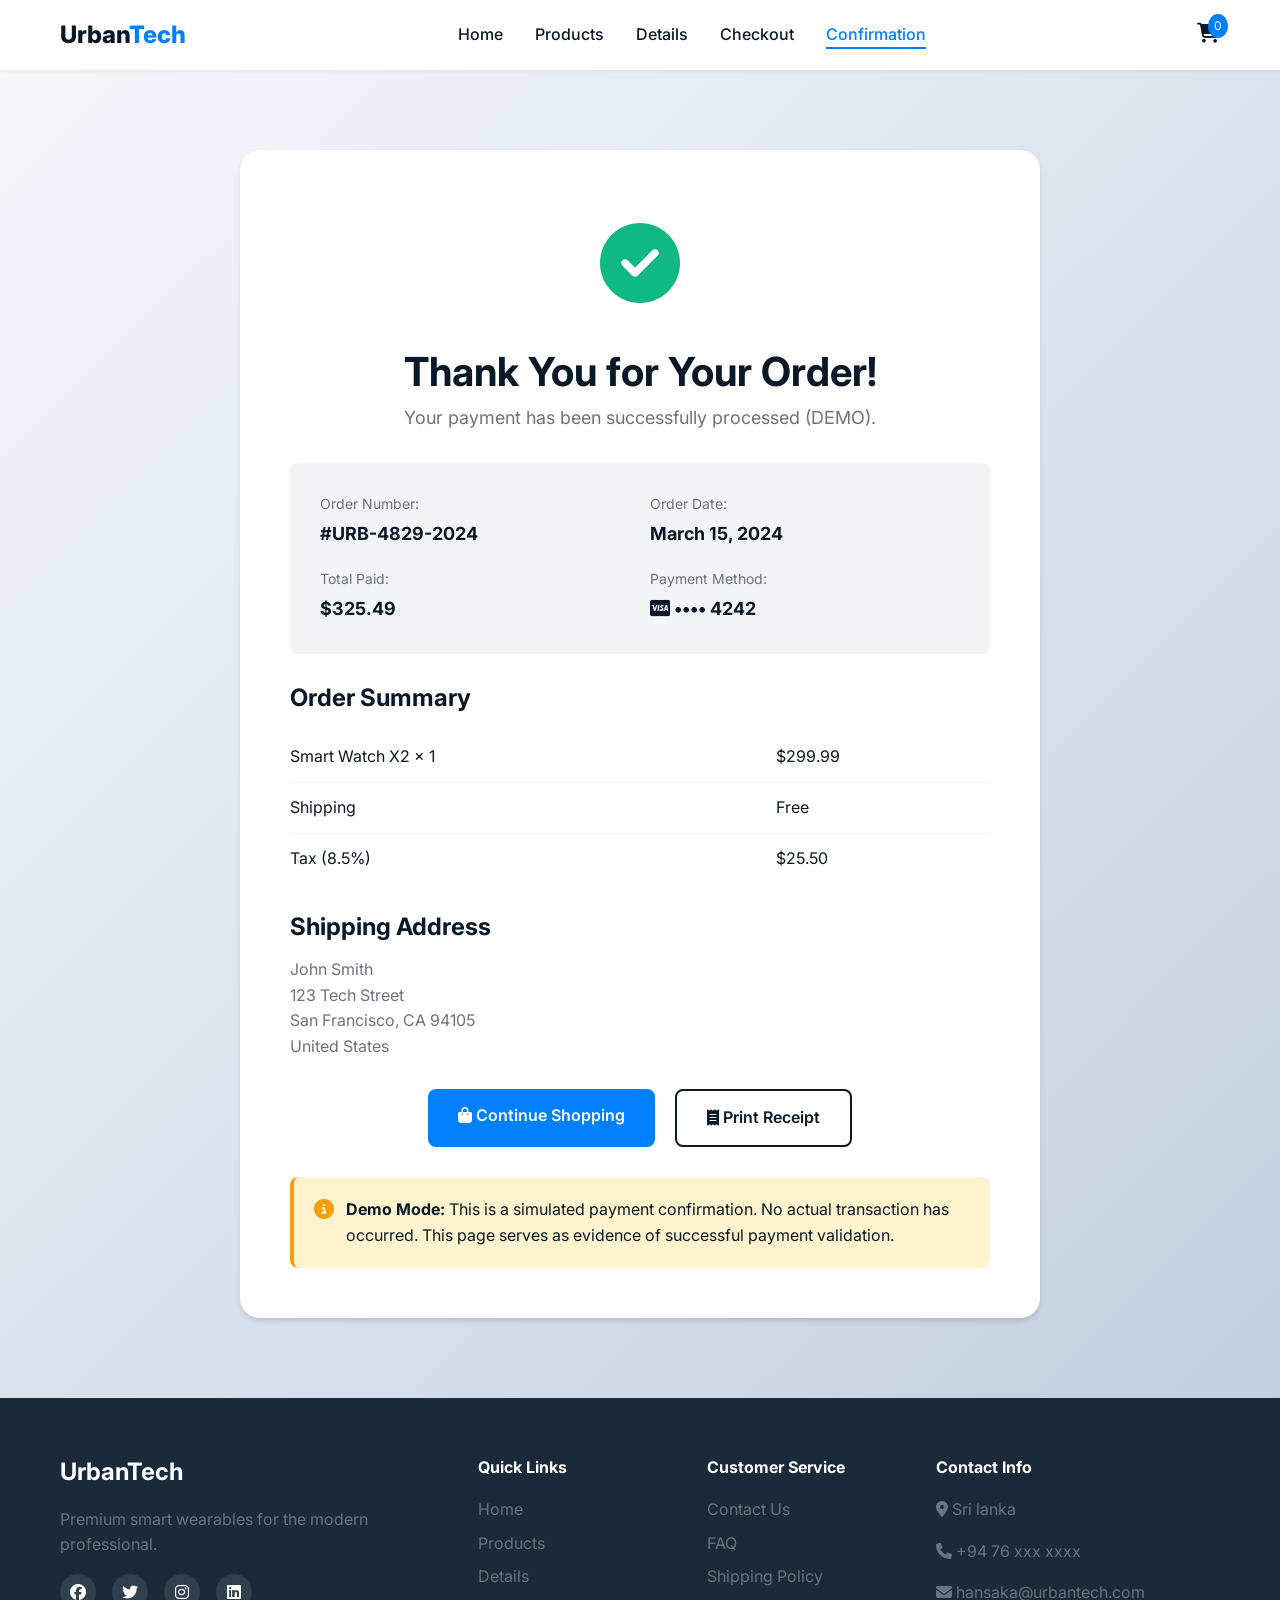
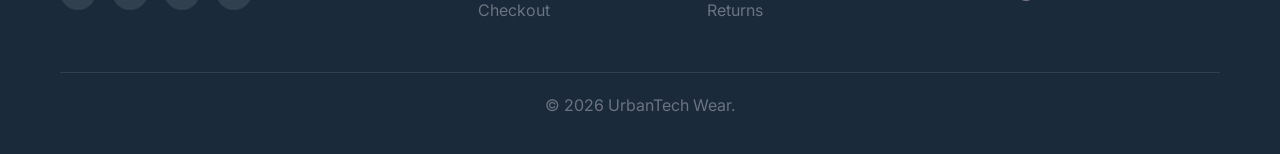
<file: confirmation.html>
<!DOCTYPE html>
<html lang="en">
<head>
    <meta charset="UTF-8">
    <meta name="viewport" content="width=device-width, initial-scale=1.0">
    <title>Order Confirmed - UrbanTech Wear</title>
    <link rel="stylesheet" href="style.css">
    <link href="https://fonts.googleapis.com/css2?family=Inter:wght@300;400;500;600;700;800&display=swap" rel="stylesheet">
    <link rel="stylesheet" href="https://cdnjs.cloudflare.com/ajax/libs/font-awesome/6.4.0/css/all.min.css">
</head>
<body>
    <div id="header-placeholder"></div>

    <section class="confirmation-section">
        <div class="container">
            <div class="confirmation-box">
                <div class="success-icon"><i class="fas fa-check-circle"></i></div>
                <h1>Thank You for Your Order!</h1>
                <p class="confirmation-message">Your payment has been successfully processed (DEMO).</p>
                <div class="order-info-card">
                    <div class="order-number"><span>Order Number:</span><strong>#URB-4829-2024</strong></div>
                    <div class="order-date"><span>Order Date:</span><strong>March 15, 2024</strong></div>
                    <div class="order-total"><span>Total Paid:</span><strong>$325.49</strong></div>
                    <div class="payment-method-confirm"><span>Payment Method:</span><strong><i class="fab fa-cc-visa"></i> •••• 4242</strong></div>
                </div>
                <div class="order-details">
                    <h3>Order Summary</h3>
                    <table class="order-table"><tr><td>Smart Watch X2 × 1</td><td>$299.99</td></tr><tr><td>Shipping</td><td>Free</td></tr><tr><td>Tax (8.5%)</td><td>$25.50</td></tr></table>
                </div>
                <div class="shipping-info"><h3>Shipping Address</h3><p>John Smith<br>123 Tech Street<br>San Francisco, CA 94105<br>United States</p></div>
                <div class="confirmation-actions">
                    <a href="products.html" class="btn-continue"><i class="fas fa-shopping-bag"></i> Continue Shopping</a>
                    <a href="#" class="btn-receipt" onclick="window.print()"><i class="fas fa-receipt"></i> Print Receipt</a>
                </div>
                <div class="demo-disclaimer"><i class="fas fa-info-circle"></i><p><strong>Demo Mode:</strong> This is a simulated payment confirmation. No actual transaction has occurred. This page serves as evidence of successful payment validation.</p></div>
            </div>
        </div>
    </section>

    <div id="footer-placeholder"></div>

    <script src="load.js"></script>
    <script src="script.js"></script>
</body>
</html>
</file>
<file: style.css>
/* ===== Global Styles ===== */
:root {
    --primary: #007FFF;
    --primary-dark: #0066CC;
    --dark: #0A1929;
    --dark-light: #1A2A3A;
    --gray: #6B7280;
    --light-gray: #F3F4F6;
    --white: #FFFFFF;
    --success: #10B981;
    --danger: #EF4444;
    --warning: #F59E0B;
    --border-radius: 8px;
    --box-shadow: 0 4px 6px -1px rgba(0, 0, 0, 0.1), 0 2px 4px -1px rgba(0, 0, 0, 0.06);
    --transition: all 0.3s ease;
}

* {
    margin: 0;
    padding: 0;
    box-sizing: border-box;
}

body {
    font-family: 'Inter', sans-serif;
    color: var(--dark);
    line-height: 1.6;
    background-color: var(--white);
}

.container {
    width: 100%;
    max-width: 1200px;
    margin: 0 auto;
    padding: 0 20px;
}

a {
    text-decoration: none;
    color: inherit;
}

ul {
    list-style: none;
}

img {
    max-width: 100%;
    height: auto;
    display: block;
}

/* ===== Typography ===== */
h1, h2, h3, h4, h5, h6 {
    font-weight: 700;
    line-height: 1.2;
    margin-bottom: 0.5rem;
}

h1 {
    font-size: 2.5rem;
}

h2 {
    font-size: 2rem;
}

h3 {
    font-size: 1.5rem;
}

p {
    margin-bottom: 1rem;
    color: var(--gray);
}

/* ===== Buttons ===== */
.btn {
    display: inline-block;
    padding: 12px 24px;
    border-radius: var(--border-radius);
    font-weight: 600;
    text-align: center;
    cursor: pointer;
    transition: var(--transition);
    border: none;
    font-size: 1rem;
}

.btn-primary {
    background-color: var(--primary);
    color: var(--white);
}

.btn-primary:hover {
    background-color: var(--primary-dark);
    transform: translateY(-2px);
    box-shadow: var(--box-shadow);
}

.btn-secondary {
    background-color: transparent;
    color: var(--dark);
    border: 2px solid var(--dark);
}

.btn-secondary:hover {
    background-color: var(--dark);
    color: var(--white);
}

/* ===== Navigation ===== */
.navbar {
    background-color: var(--white);
    box-shadow: 0 2px 4px rgba(0,0,0,0.05);
    position: sticky;
    top: 0;
    z-index: 1000;
    padding: 1rem 0;
}

.navbar .container {
    display: flex;
    justify-content: space-between;
    align-items: center;
}

.nav-brand a {
    font-size: 1.5rem;
    font-weight: 800;
    color: var(--dark);
}

.nav-brand span {
    color: var(--primary);
}

.nav-menu {
    display: flex;
    gap: 2rem;
}

.nav-menu a {
    font-weight: 500;
    transition: var(--transition);
    position: relative;
}

.nav-menu a:hover,
.nav-menu a.active {
    color: var(--primary);
}

.nav-menu a.active::after {
    content: '';
    position: absolute;
    bottom: -5px;
    left: 0;
    width: 100%;
    height: 2px;
    background-color: var(--primary);
}

.nav-cart {
    position: relative;
    cursor: pointer;
}

.nav-cart i {
    font-size: 1.25rem;
    color: var(--dark);
}

.cart-count {
    position: absolute;
    top: -8px;
    right: -8px;
    background-color: var(--primary);
    color: var(--white);
    font-size: 0.75rem;
    padding: 2px 6px;
    border-radius: 50%;
}

.nav-toggle {
    display: none;
    flex-direction: column;
    cursor: pointer;
}

.bar {
    width: 25px;
    height: 3px;
    background-color: var(--dark);
    margin: 3px 0;
    transition: var(--transition);
}

/* ===== Hero Section ===== */
.hero {
    padding: 80px 0;
    background: linear-gradient(135deg, #f5f7fa 0%, #c3cfe2 100%);
}

.hero .container {
    display: grid;
    grid-template-columns: 1fr 1fr;
    gap: 50px;
    align-items: center;
}

.hero-content h1 {
    font-size: 3rem;
    margin-bottom: 1.5rem;
}

.hero-content h1 span {
    color: var(--primary);
}

.hero-content p {
    font-size: 1.125rem;
    margin-bottom: 2rem;
}

.hero-buttons {
    display: flex;
    gap: 1rem;
}

.hero-image img {
    border-radius: 20px;
    box-shadow: var(--box-shadow);
}

/* ===== Featured Products ===== */
.featured,
.products-page {
    padding: 80px 0;
}

.section-header {
    text-align: center;
    margin-bottom: 50px;
}

.section-header h2 {
    font-size: 2.25rem;
    margin-bottom: 0.5rem;
}

.section-header p {
    font-size: 1.125rem;
}

.product-grid {
    display: grid;
    grid-template-columns: repeat(auto-fit, minmax(300px, 1fr));
    gap: 30px;
}

.full-grid {
    grid-template-columns: repeat(3, 1fr);
}

.product-card {
    background-color: var(--white);
    border-radius: var(--border-radius);
    overflow: hidden;
    box-shadow: var(--box-shadow);
    transition: var(--transition);
    position: relative;
}

.product-card:hover {
    transform: translateY(-5px);
    box-shadow: 0 10px 20px rgba(0,0,0,0.1);
}

.product-badge {
    position: absolute;
    top: 10px;
    left: 10px;
    background-color: var(--primary);
    color: var(--white);
    padding: 5px 10px;
    border-radius: 4px;
    font-size: 0.75rem;
    font-weight: 600;
    z-index: 1;
}

.product-badge.sale {
    background-color: var(--danger);
}

.product-badge.new {
    background-color: var(--success);
}

.product-image {
    position: relative;
    height: 250px;
    overflow: hidden;
}

.product-image img {
    width: 100%;
    height: 100%;
    object-fit: cover;
    transition: var(--transition);
}

.product-card:hover .product-image img {
    transform: scale(1.05);
}

.product-overlay {
    position: absolute;
    top: 0;
    left: 0;
    width: 100%;
    height: 100%;
    background: rgba(0,0,0,0.5);
    display: flex;
    justify-content: center;
    align-items: center;
    opacity: 0;
    transition: var(--transition);
}

.product-card:hover .product-overlay {
    opacity: 1;
}

.btn-view {
    background-color: var(--white);
    color: var(--dark);
    padding: 10px 20px;
    border-radius: var(--border-radius);
    font-weight: 600;
}

.product-info {
    padding: 20px;
}

.product-info h3 {
    font-size: 1.125rem;
    margin-bottom: 0.25rem;
}

.product-info p {
    font-size: 0.875rem;
    margin-bottom: 0.5rem;
}

.product-price {
    font-size: 1.25rem;
    font-weight: 700;
    color: var(--primary);
    margin-bottom: 1rem;
}

.original-price {
    font-size: 0.875rem;
    color: var(--gray);
    text-decoration: line-through;
    margin-left: 0.5rem;
}

.product-rating {
    margin-bottom: 1rem;
    color: var(--warning);
}

.product-rating span {
    color: var(--gray);
    margin-left: 0.5rem;
}

.btn-add-cart,
.btn-add-cart-detail {
    width: 100%;
    padding: 10px;
    background-color: var(--primary);
    color: var(--white);
    border: none;
    border-radius: var(--border-radius);
    font-weight: 600;
    cursor: pointer;
    transition: var(--transition);
}

.btn-add-cart:hover,
.btn-add-cart-detail:hover {
    background-color: var(--primary-dark);
}

/* ===== Features Section ===== */
.features {
    background-color: var(--dark);
    color: var(--white);
    padding: 60px 0;
}

.features .container {
    display: grid;
    grid-template-columns: repeat(4, 1fr);
    gap: 30px;
}

.feature-item {
    text-align: center;
}

.feature-item i {
    font-size: 2.5rem;
    color: var(--primary);
    margin-bottom: 1rem;
}

.feature-item h3 {
    font-size: 1.125rem;
    margin-bottom: 0.25rem;
    color: var(--white);
}

.feature-item p {
    color: var(--gray);
    margin-bottom: 0;
}

/* ===== Footer ===== */
footer {
    background-color: var(--dark-light);
    color: var(--white);
    padding-top: 60px;
}

.footer-content {
    display: grid;
    grid-template-columns: 2fr 1fr 1fr 1.5fr;
    gap: 40px;
    margin-bottom: 40px;
}

.footer-section h3,
.footer-section h4 {
    color: var(--white);
    margin-bottom: 1.25rem;
}

.footer-section p {
    color: var(--gray);
    margin-bottom: 1rem;
}

.footer-section ul li {
    margin-bottom: 0.5rem;
}

.footer-section ul li a {
    color: var(--gray);
    transition: var(--transition);
}

.footer-section ul li a:hover {
    color: var(--primary);
}

.social-links {
    display: flex;
    gap: 1rem;
}

.social-links a {
    display: inline-block;
    width: 36px;
    height: 36px;
    background-color: rgba(255,255,255,0.1);
    border-radius: 50%;
    display: flex;
    justify-content: center;
    align-items: center;
    color: var(--white);
    transition: var(--transition);
}

.social-links a:hover {
    background-color: var(--primary);
}

.footer-bottom {
    border-top: 1px solid rgba(255,255,255,0.1);
    padding: 20px 0;
    text-align: center;
    color: var(--gray);
}

/* ===== Page Header ===== */
.page-header {
    background: linear-gradient(135deg, var(--dark) 0%, var(--dark-light) 100%);
    color: var(--white);
    padding: 60px 0;
    text-align: center;
}

.page-header h1 {
    color: var(--white);
    margin-bottom: 0.5rem;
}

.page-header p {
    color: var(--gray);
    margin-bottom: 0;
}

/* ===== Product Toolbar ===== */
.product-toolbar {
    display: flex;
    justify-content: space-between;
    align-items: center;
    margin-bottom: 30px;
    padding-bottom: 20px;
    border-bottom: 1px solid var(--light-gray);
}

.product-sort {
    display: flex;
    align-items: center;
    gap: 10px;
}

.product-sort select {
    padding: 8px 16px;
    border: 1px solid var(--light-gray);
    border-radius: var(--border-radius);
    font-family: inherit;
}

/* ===== Pagination ===== */
.pagination {
    display: flex;
    justify-content: center;
    gap: 10px;
    margin-top: 50px;
}

.pagination a {
    display: inline-block;
    padding: 8px 16px;
    border: 1px solid var(--light-gray);
    border-radius: var(--border-radius);
    transition: var(--transition);
}

.pagination a:hover,
.pagination a.active {
    background-color: var(--primary);
    color: var(--white);
    border-color: var(--primary);
}

/* ===== Product Detail Page ===== */
.breadcrumb {
    padding: 20px 0;
    background-color: var(--light-gray);
}

.breadcrumb a {
    color: var(--gray);
}

.breadcrumb a:hover {
    color: var(--primary);
}

.breadcrumb span {
    color: var(--dark);
    font-weight: 600;
}

.detail-grid {
    display: grid;
    grid-template-columns: 1fr 1fr;
    gap: 50px;
    padding: 50px 0;
}

.main-image {
    border-radius: var(--border-radius);
    overflow: hidden;
    margin-bottom: 20px;
}

.thumbnail-images {
    display: grid;
    grid-template-columns: repeat(3, 1fr);
    gap: 10px;
}

.thumbnail-images img {
    border-radius: var(--border-radius);
    cursor: pointer;
    opacity: 0.6;
    transition: var(--transition);
}

.thumbnail-images img:hover,
.thumbnail-images img.active-thumb {
    opacity: 1;
    border: 2px solid var(--primary);
}

.product-category {
    color: var(--primary);
    text-transform: uppercase;
    font-size: 0.875rem;
    font-weight: 600;
    margin-bottom: 0.5rem;
}

.product-info-detail h1 {
    font-size: 2.25rem;
    margin-bottom: 1rem;
}

.product-rating-detail {
    margin-bottom: 1rem;
    color: var(--warning);
}

.product-rating-detail span {
    color: var(--gray);
    margin-left: 0.5rem;
}

.product-price-detail {
    font-size: 2rem;
    font-weight: 700;
    color: var(--primary);
    margin-bottom: 1.5rem;
    display: flex;
    align-items: center;
    gap: 1rem;
}

.product-stock {
    font-size: 1rem;
    color: var(--success);
    font-weight: 500;
}

.product-description {
    margin-bottom: 2rem;
}

.product-description h3 {
    font-size: 1.25rem;
    margin-bottom: 1rem;
}

.product-description ul {
    margin-top: 1rem;
}

.product-description ul li {
    margin-bottom: 0.5rem;
    display: flex;
    align-items: center;
    gap: 0.5rem;
}

.product-description ul li i {
    color: var(--success);
}

.product-actions {
    display: flex;
    gap: 1rem;
    margin-bottom: 2rem;
}

.quantity-selector {
    display: flex;
    align-items: center;
    border: 1px solid var(--light-gray);
    border-radius: var(--border-radius);
    overflow: hidden;
}

.quantity-selector label {
    padding: 0 10px;
    font-weight: 500;
}

.qty-btn {
    padding: 10px 15px;
    background: none;
    border: none;
    border-left: 1px solid var(--light-gray);
    border-right: 1px solid var(--light-gray);
    cursor: pointer;
    font-size: 1rem;
    font-weight: 600;
}

.qty-btn:hover {
    background-color: var(--light-gray);
}

#quantity {
    width: 60px;
    text-align: center;
    border: none;
    padding: 10px;
    font-size: 1rem;
}

.btn-add-cart-detail,
.btn-buy-now {
    padding: 12px 30px;
    border: none;
    border-radius: var(--border-radius);
    font-weight: 600;
    cursor: pointer;
    transition: var(--transition);
}

.btn-add-cart-detail {
    background-color: var(--primary);
    color: var(--white);
}

.btn-buy-now {
    background-color: var(--dark);
    color: var(--white);
}

.btn-add-cart-detail:hover,
.btn-buy-now:hover {
    transform: translateY(-2px);
    box-shadow: var(--box-shadow);
}

.product-meta {
    margin-bottom: 1.5rem;
    padding: 1.5rem 0;
    border-top: 1px solid var(--light-gray);
    border-bottom: 1px solid var(--light-gray);
}

.product-meta p {
    margin-bottom: 0.25rem;
}

.product-shipping {
    display: flex;
    gap: 1.5rem;
    color: var(--gray);
}

.product-shipping i {
    margin-right: 0.5rem;
    color: var(--primary);
}

/* ===== Product Specs Tabs ===== */
.product-specs {
    margin-top: 50px;
    padding-top: 30px;
    border-top: 1px solid var(--light-gray);
}

.specs-header {
    display: flex;
    gap: 20px;
    border-bottom: 1px solid var(--light-gray);
    margin-bottom: 30px;
}

.spec-tab {
    padding: 10px 0;
    background: none;
    border: none;
    font-size: 1rem;
    font-weight: 600;
    cursor: pointer;
    position: relative;
    color: var(--gray);
}

.spec-tab.active {
    color: var(--primary);
}

.spec-tab.active::after {
    content: '';
    position: absolute;
    bottom: -1px;
    left: 0;
    width: 100%;
    height: 2px;
    background-color: var(--primary);
}

.specs-content {
    display: none;
}

.specs-content.active {
    display: block;
}

.specs-table {
    width: 100%;
    border-collapse: collapse;
}

.specs-table td {
    padding: 12px;
    border-bottom: 1px solid var(--light-gray);
}

.specs-table td:first-child {
    font-weight: 600;
    width: 30%;
}

/* ===== Checkout Page ===== */
.checkout-section {
    padding: 50px 0;
}

.checkout-grid {
    display: grid;
    grid-template-columns: 1.5fr 1fr;
    gap: 40px;
}

.checkout-progress {
    display: flex;
    justify-content: space-between;
    margin-bottom: 40px;
    position: relative;
}

.checkout-progress::before {
    content: '';
    position: absolute;
    top: 15px;
    left: 0;
    width: 100%;
    height: 2px;
    background-color: var(--light-gray);
    z-index: 1;
}

.progress-step {
    display: flex;
    flex-direction: column;
    align-items: center;
    position: relative;
    z-index: 2;
    background-color: var(--white);
    padding: 0 10px;
}

.progress-step span {
    width: 32px;
    height: 32px;
    background-color: var(--light-gray);
    color: var(--gray);
    border-radius: 50%;
    display: flex;
    justify-content: center;
    align-items: center;
    font-weight: 600;
    margin-bottom: 8px;
}

.progress-step.active span {
    background-color: var(--primary);
    color: var(--white);
}

.progress-step p {
    font-size: 0.875rem;
    margin-bottom: 0;
}

.payment-demo-notice {
    background-color: #e6f3ff;
    border-left: 4px solid var(--primary);
    padding: 16px;
    border-radius: var(--border-radius);
    margin-bottom: 30px;
    display: flex;
    align-items: center;
    gap: 12px;
}

.payment-demo-notice i {
    color: var(--primary);
    font-size: 1.25rem;
}

.payment-form {
    background-color: var(--white);
    border-radius: var(--border-radius);
    padding: 30px;
    box-shadow: var(--box-shadow);
}

.form-section {
    margin-bottom: 30px;
    padding-bottom: 30px;
    border-bottom: 1px solid var(--light-gray);
}

.form-section:last-child {
    border-bottom: none;
    margin-bottom: 0;
    padding-bottom: 0;
}

.form-section h3 {
    margin-bottom: 20px;
    display: flex;
    align-items: center;
    gap: 10px;
}

.form-row {
    display: grid;
    grid-template-columns: 1fr 1fr;
    gap: 20px;
    margin-bottom: 20px;
}

.form-group {
    margin-bottom: 20px;
}

.form-group label {
    display: block;
    margin-bottom: 8px;
    font-weight: 500;
    font-size: 0.875rem;
}

.form-group input,
.form-group select {
    width: 100%;
    padding: 12px 16px;
    border: 1px solid var(--light-gray);
    border-radius: var(--border-radius);
    font-family: inherit;
    font-size: 0.875rem;
    transition: var(--transition);
}

.form-group input:focus,
.form-group select:focus {
    outline: none;
    border-color: var(--primary);
    box-shadow: 0 0 0 3px rgba(0,127,255,0.1);
}

.form-group input.error {
    border-color: var(--danger);
}

.error-message {
    display: block;
    margin-top: 4px;
    font-size: 0.75rem;
    color: var(--danger);
}

.card-icons {
    display: flex;
    gap: 10px;
    margin-bottom: 20px;
}

.card-icons i {
    font-size: 2rem;
    color: var(--gray);
}

.card-input-wrapper {
    position: relative;
}

.card-input-wrapper i {
    position: absolute;
    right: 16px;
    top: 50%;
    transform: translateY(-50%);
    color: var(--gray);
}

.half {
    width: 100%;
}

.save-card {
    display: flex;
    align-items: center;
    gap: 10px;
}

.save-card input {
    width: auto;
}

.save-card label {
    margin-bottom: 0;
}

.form-actions {
    display: flex;
    justify-content: space-between;
    align-items: center;
    margin-top: 30px;
}

.btn-back {
    padding: 12px 24px;
    color: var(--gray);
    font-weight: 500;
    transition: var(--transition);
}

.btn-back:hover {
    color: var(--dark);
}

.btn-pay {
    padding: 14px 40px;
    background-color: var(--success);
    color: var(--white);
    border: none;
    border-radius: var(--border-radius);
    font-weight: 600;
    display: flex;
    align-items: center;
    gap: 10px;
    cursor: pointer;
    transition: var(--transition);
}

.btn-pay:hover {
    background-color: #0ea371;
    transform: translateY(-2px);
    box-shadow: var(--box-shadow);
}

/* ===== Order Summary ===== */
.order-summary {
    background-color: var(--light-gray);
    border-radius: var(--border-radius);
    padding: 30px;
    position: sticky;
    top: 100px;
    height: fit-content;
}

.order-summary h3 {
    margin-bottom: 20px;
}

.order-items {
    margin-bottom: 20px;
}

.order-item {
    display: flex;
    gap: 15px;
    padding-bottom: 15px;
    margin-bottom: 15px;
    border-bottom: 1px solid #e0e0e0;
}

.item-image {
    position: relative;
    width: 60px;
    height: 60px;
}

.item-image img {
    width: 100%;
    height: 100%;
    object-fit: cover;
    border-radius: var(--border-radius);
}

.item-quantity {
    position: absolute;
    top: -5px;
    right: -5px;
    background-color: var(--primary);
    color: var(--white);
    width: 20px;
    height: 20px;
    border-radius: 50%;
    display: flex;
    justify-content: center;
    align-items: center;
    font-size: 0.75rem;
    font-weight: 600;
}

.item-details {
    flex: 1;
}

.item-details h4 {
    font-size: 0.875rem;
    margin-bottom: 0.25rem;
}

.item-details p {
    font-size: 0.75rem;
    margin-bottom: 0;
}

.item-price {
    font-weight: 600;
}

.order-totals {
    margin-bottom: 20px;
}

.total-row {
    display: flex;
    justify-content: space-between;
    margin-bottom: 10px;
    font-size: 0.875rem;
}

.total-row.grand-total {
    margin-top: 15px;
    padding-top: 15px;
    border-top: 2px solid #e0e0e0;
    font-size: 1.125rem;
    font-weight: 700;
}

.free-shipping {
    color: var(--success);
    font-weight: 600;
}

.secure-badge {
    background-color: var(--white);
    padding: 16px;
    border-radius: var(--border-radius);
    display: flex;
    align-items: center;
    gap: 12px;
    margin-bottom: 20px;
}

.secure-badge i {
    font-size: 2rem;
    color: var(--success);
}

.secure-badge p {
    margin-bottom: 0;
    font-size: 0.75rem;
}

.payment-methods-footer {
    text-align: center;
}

.payment-methods-footer p {
    margin-bottom: 10px;
}

.payment-methods-footer i {
    font-size: 2rem;
    color: var(--gray);
    margin: 0 5px;
}

/* ===== Confirmation Page ===== */
.confirmation-section {
    padding: 80px 0;
    background: linear-gradient(135deg, #f5f7fa 0%, #c3cfe2 100%);
    min-height: 70vh;
    display: flex;
    align-items: center;
}

.confirmation-box {
    background-color: var(--white);
    border-radius: 20px;
    padding: 50px;
    box-shadow: var(--box-shadow);
    text-align: center;
    max-width: 800px;
    margin: 0 auto;
}

.success-icon {
    font-size: 5rem;
    color: var(--success);
    margin-bottom: 20px;
}

.confirmation-box h1 {
    margin-bottom: 0.5rem;
}

.confirmation-message {
    font-size: 1.125rem;
    margin-bottom: 30px;
}

.order-info-card {
    background-color: var(--light-gray);
    padding: 30px;
    border-radius: var(--border-radius);
    display: grid;
    grid-template-columns: repeat(2, 1fr);
    gap: 20px;
    text-align: left;
    margin-bottom: 30px;
}

.order-info-card span {
    display: block;
    font-size: 0.875rem;
    color: var(--gray);
    margin-bottom: 4px;
}

.order-info-card strong {
    font-size: 1.125rem;
}

.order-details {
    text-align: left;
    margin-bottom: 30px;
}

.order-details h3 {
    margin-bottom: 20px;
}

.order-table {
    width: 100%;
    border-collapse: collapse;
}

.order-table td {
    padding: 12px 0;
    border-bottom: 1px solid var(--light-gray);
}

.order-table tr:last-child td {
    border-bottom: none;
}

.shipping-info {
    text-align: left;
    margin-bottom: 30px;
}

.shipping-info h3 {
    margin-bottom: 15px;
}

.shipping-info p {
    margin-bottom: 0;
}

.confirmation-actions {
    display: flex;
    gap: 20px;
    justify-content: center;
    margin-bottom: 30px;
}

.btn-continue,
.btn-receipt {
    padding: 14px 30px;
    border-radius: var(--border-radius);
    font-weight: 600;
    transition: var(--transition);
}

.btn-continue {
    background-color: var(--primary);
    color: var(--white);
}

.btn-receipt {
    background-color: var(--white);
    color: var(--dark);
    border: 2px solid var(--dark);
}

.btn-continue:hover,
.btn-receipt:hover {
    transform: translateY(-2px);
    box-shadow: var(--box-shadow);
}

.demo-disclaimer {
    background-color: #fff3cd;
    border-left: 4px solid var(--warning);
    padding: 20px;
    border-radius: var(--border-radius);
    display: flex;
    align-items: flex-start;
    gap: 12px;
    text-align: left;
}

.demo-disclaimer i {
    color: var(--warning);
    font-size: 1.25rem;
    margin-top: 2px;
}

.demo-disclaimer p {
    margin-bottom: 0;
    color: var(--dark);
}

/* ===== Responsive Design ===== */
@media (max-width: 1024px) {
    .full-grid {
        grid-template-columns: repeat(2, 1fr);
    }
    
    .checkout-grid {
        grid-template-columns: 1fr;
    }
    
    .footer-content {
        grid-template-columns: repeat(2, 1fr);
    }
}

@media (max-width: 768px) {
    h1 {
        font-size: 2rem;
    }
    
    h2 {
        font-size: 1.75rem;
    }
    
    .nav-menu {
        position: fixed;
        left: -100%;
        top: 70px;
        flex-direction: column;
        background-color: var(--white);
        width: 100%;
        text-align: center;
        transition: 0.3s;
        box-shadow: 0 10px 10px rgba(0,0,0,0.1);
        padding: 20px 0;
    }
    
    .nav-menu.active {
        left: 0;
    }
    
    .nav-toggle {
        display: flex;
    }
    
    .hero .container {
        grid-template-columns: 1fr;
        text-align: center;
    }
    
    .hero-buttons {
        justify-content: center;
    }
    
    .features .container {
        grid-template-columns: repeat(2, 1fr);
    }
    
    .full-grid,
    .product-grid {
        grid-template-columns: 1fr;
    }
    
    .detail-grid {
        grid-template-columns: 1fr;
    }
    
    .footer-content {
        grid-template-columns: 1fr;
    }
    
    .order-info-card {
        grid-template-columns: 1fr;
    }
    
    .confirmation-actions {
        flex-direction: column;
    }
    
    .form-row {
        grid-template-columns: 1fr;
        gap: 0;
    }
    
    .form-actions {
        flex-direction: column;
        gap: 15px;
    }
}

@media (max-width: 480px) {
    .features .container {
        grid-template-columns: 1fr;
    }
    
    .product-actions {
        flex-direction: column;
    }
    
    .confirmation-box {
        padding: 30px 20px;
    }
}
</file>
